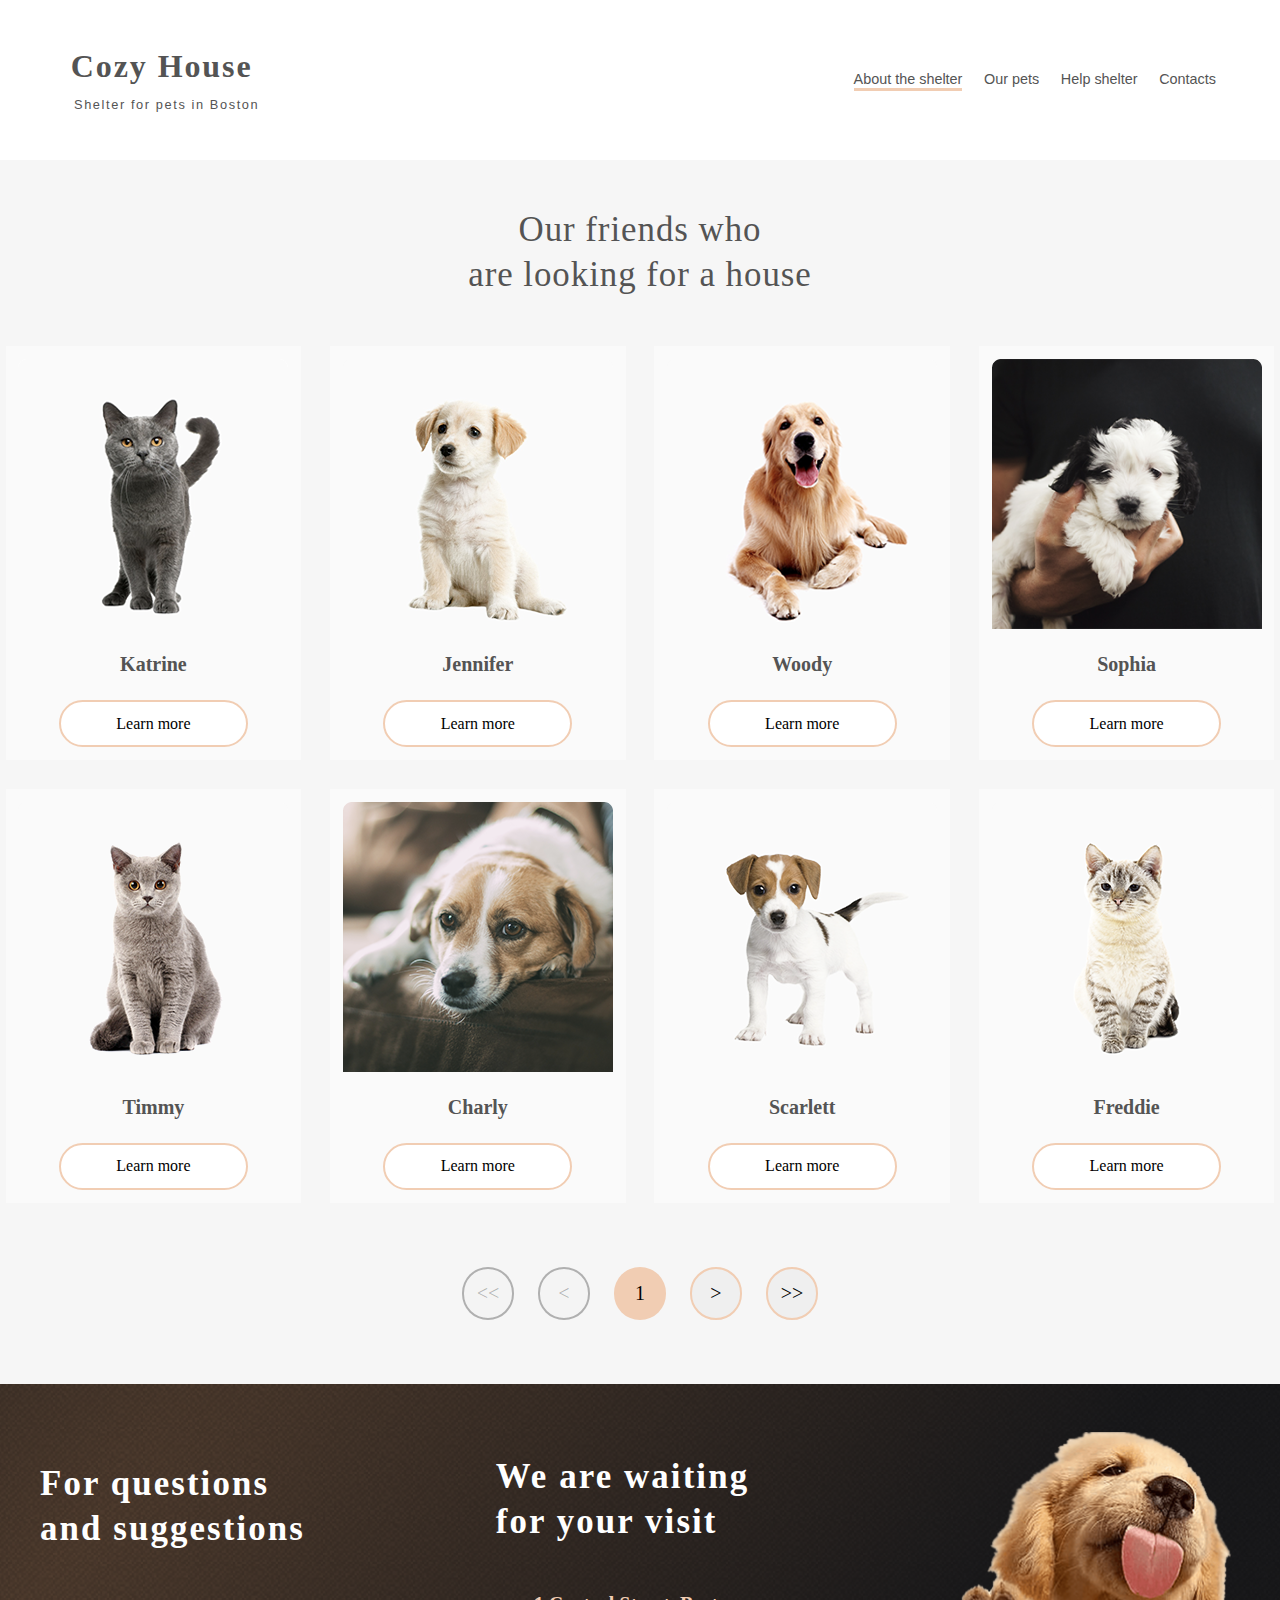
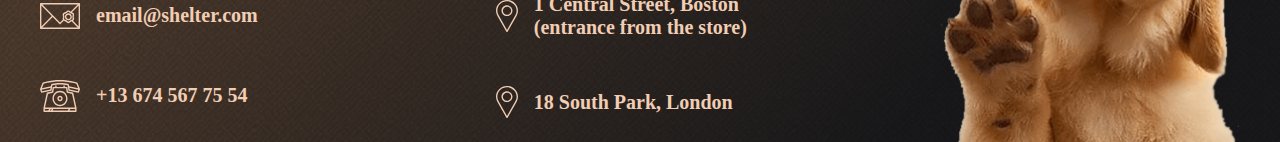
<file: pages/pets/index.html>
<!DOCTYPE html>
<html lang="en">
  <head>
    <meta charset="UTF-8">
    <meta http-equiv="X-UA-Compatible" content="IE=edge">
    <meta name="viewport" content="width=device-width, initial-scale=1.0">
    <title>Pets</title>
    <link rel="stylesheet" href="./style.css">
    <link rel="stylesheet" href="https://cdnjs.cloudflare.com/ajax/libs/font-awesome/6.1.1/css/all.min.css">
  </head>
  <body>
    <header>
      <nav>
        <div class="logo">
          <a href="../main/index.html"> 
            <h2 class="logo-upper-text">Cozy House</h2>
            <p class="logo-lower-text">Shelter for pets in Boston</p>
          </a>
        </div>
        <div class="open-btn">
          <i class="fa-solid fa-bars fa-2x"></i>
        </div>
        <ul class="nav-links">
          <li><i class="fa-solid fa-bars fa-2x close-btn"></i></li>
          <li><a href="../main/index.html">About the shelter</a></li>
          <li><a href="../pets/index.html">Our pets</a></li>
          <li><a href="#help">Help shelter</a></li>
          <li><a href="#contacts">Contacts</a></li>
        </ul>
      </nav>
    </header>
    <section class="pets">
      <div class="container">
        <h3>Our friends who <br> are looking for a house</h3>
        <div class="pets-cards">
          <div class="card">
            <img src="../../assets/images/pets-katrine.png" alt="">
            <h4>Katrine</h4>
            <button data-btn-id="one" type="button" class="card-btn">Learn more</button>
          </div>
          <div class="card">
              <img src="../../assets/images/pets-jennifer.png" alt="">
              <h4>Jennifer</h4>
              <button data-btn-id="two" type="button" class="card-btn">Learn more</button>
          </div>
          <div class="card">
              <img src="../../assets/images/pets-woody.png" alt="">
              <h4>Woody</h4>
              <button data-btn-id="three" type="button" class="card-btn">Learn more</button>
          </div>
          <div class="card">
              <img src="../../assets/images/pets-sophia.png" alt="">
              <h4>Sophia</h4>
              <button data-btn-id="four" type="button" class="card-btn">Learn more</button>
          </div>
          <div class="card">
              <img src="../../assets/images/pets-timmy.png" alt="">
              <h4>Timmy</h4>
              <button data-btn-id="five" type="button" class="card-btn">Learn more</button>
          </div>
          <div class="card">
              <img src="../../assets/images/pets-charly.png" alt="">
              <h4>Charly</h4>
              <button data-btn-id="six" type="button" class="card-btn">Learn more</button>
          </div>
          <div class="card display">
            <img src="../../assets/images/pets-scarlet.png" alt="">
            <h4>Scarlett</h4>
            <button data-btn-id="seven" type="button" class="card-btn">Learn more</button>
          </div>
          <div class="card display">
            <img src="../../assets/images/pets-Freddie.png" alt="">
            <h4>Freddie</h4>
            <button data-btn-id="eight" type="button" class="card-btn">Learn more</button>
          </div>
        </div>
        <div class="btn-container">
          <button class="left pets-btn" type="button" disabled>
            <h4><<</h4>
          </button>
          <button class="left" type="button" disabled>
            <h4><</h4>
          </button>
          <button class="num" type="button">
            <h4>1</h4>
          </button>
          <button class="right" type="button">
            <h4>></h4>
          </button>
          <button class="right" type="button">
            <h4>>></h4>
          </button>
        </div>
      </div>
    </section>
    <footer id="contacts">
      <div class="footer-container">
        <div class="footer-text">
          <div class="text-1">
            <h3>For questions <br> and suggestions</h3>
            <div class="email">
              <img src="../../assets/icons/icon-email.svg" alt="email icon">
              <a href="mailto:swiftblade92@gmail.com"><h4>email@shelter.com</h4></a>
            </div>
            <div class="telephone">
              <img src="../../assets/icons/icon-phone.svg" alt="phone icon">
              <a href="tel: +13 674 567 75 54"><h4>+13 674 567 75 54</h4></a>
            </div>
          </div>
          <div class="text-2">
            <h3>We are waiting <br> for your visit</h3>
            <div class="location-1">
              <img src="../../assets/icons/icon-marker.svg" alt="location">
              <a href="https://goo.gl/maps/Y55665SMLNDg9LGg7" target="_blank"><h4>1 Central Street, Boston <br> (entrance from the store)</h4></a>
            </div>
            <div class="location-2">
              <img src="../../assets/icons/icon-marker.svg" alt="location">
              <a href="https://goo.gl/maps/CwXmFQoDYfRorFVB8" target="_blank"><h4>18 South Park, London </h4></a>
            </div>
          </div>
          <div class="puppy-img">
            <img src="../../assets/images/footer-puppy.png" alt="puppy">
          </div>
        </div>
      </div>
    </footer>

    <script src="./modal.js"></script>
    <script src="../main/index.js"></script>
  </body>
</html>
</file>
<file: pages/pets/style.css>
* {
  box-sizing: border-box;
  margin: 0;
  padding: 0;
}

a {
  text-decoration: none;
  color: unset;
}

button {
  cursor: pointer;
}

.logo-upper-text {
  font-family: Georgia, serif;
  font-size: 2rem;
  letter-spacing: 0.06em;
  line-height: 35.2px;
  padding-bottom: 0.8rem;
}

.logo-lower-text {
  font-family: Arial, serif;
  letter-spacing: 15px;
  font-size: 0.8rem;
  letter-spacing: 0.1rem;
  padding-left: 10px;
}

nav {
  width: 90%;
  margin: auto;
  display: flex;
  align-items: center;
  height: 10vh;
  padding: 5rem 0rem;
  text-align: center;
  justify-content: space-between;
}

.nav-links {
  display: flex;
  justify-content: space-between;
  flex: 1 1 20rem;
}

.nav-links li:nth-child(2) {
  border-bottom: 3px solid #F1CDB3;
}

.logo {
  display: flex;
  flex-direction: column;
  justify-content: center;
  align-items: flex-start;
  flex: 2 1 40rem;
  color: #545454;
}

.open-btn {
  color: #292929;
  border: none;
  cursor: pointer;
  display: none;
  padding: 20px;
}

 li .close-btn {
  position: absolute;
  right: 6%;
  color: #292929;
  top: 45px;
  padding: 20px;
  display: none;
  transform: rotate(90deg);
}

.nav-links li {
  list-style: none;
}

.nav-links li a {
  font-family: Arial, serif;
  color: #545454;
  font-size: 0.9rem;
  font-weight: 400;
}

/*----=== Start of Pets section  */

.pets {
  background: #F6F6F6;
  text-align: center;
}

.container {
  width: 1200px;
  margin: 0 auto;
}

.pets-cards {
  display: grid;
  grid-template-columns: repeat(4, 1fr);
  gap: 1.8rem;
  align-items: center;
  justify-content: center;
}

.card {
  background-color: #fafafa;
  display: flex;
  flex-direction: column;
  justify-content: center;
  align-items: center;
  gap: 1.5rem;
  padding: .8rem;
}

.card:hover {
  background-color: #f1e7e7;
  cursor: pointer;
}

.card:hover button {
  background-color: #F1CDB3;
  cursor: pointer;
}

.card h4 {
  color: #545454;
  font-size: 1.25rem;
}

.container h3 {
  font-size: 2.18rem;
  line-height: 2.81rem;
  letter-spacing: 0.06rem;
  font-family: 'Georgia';
  font-weight: 400;
  padding: 3rem 0;
  color: #545454;
}

.card-btn {
  width: 70%;
  margin: 0 auto;
  border: 2px #F1CDB3 solid;
  border-radius: 100px;
  background-color: #fff;
  padding: 0.8rem;
  cursor: pointer;
  font-family: Georgia, serif;
  font-size: 1rem;
}

.btn-container {
  display: flex;
  gap: 1.5rem;
  justify-content: center;
  padding: 4rem 0;
}

.left, .right {
  border: 2px solid ;
  box-sizing: border-box;
  border-radius: 6.25rem;
  width: 3.25rem;
}

.right {
  border-color: #F1CDB3;
}

.num {
  background: #F1CDB3;
  width: 3.25rem;
  border-radius: 6.25rem;
  border: none;
}

.btn-container button h4 {
  font-size: 1.25rem;
  font-family: Georgia, 'Times New Roman', Times, serif;
  font-weight: 400;
  line-height: 1.43rem;
  padding: .8rem;
}


/*----=== End of Pets section  */

/* ---- === Start of Footer section === --- */
footer {
  background-image: url(../../assets/images/footer-gradient-background.png);
  background-position: bottom;
  background-repeat: no-repeat;
  background-size: cover;
  padding-top: 3rem;
}

.footer-container {
  width: 1200px;
  margin: 0 auto;
}

.footer-text {
  display: flex;
  align-items: center;
  justify-content: space-between;
}

.puppy-img {
 display: flex;
 justify-content: center;
 align-items: flex-end;
}

.footer-text h3 {
  color: #FFFFFF;
  font-size: 2.18rem;
  font-family: Georgia, 'Times New Roman', Times, serif;
  letter-spacing: 0.06em;
  line-height: 2.81rem;
}

.text-1, .text-2 {
  display: flex;
  flex-direction: column;
  gap: 3rem;
}

.email, .telephone, .location-1, .location-2 {
  display: flex;
  align-items: center;
  gap: 1rem;
  font-size: 1.25rem;
  line-height: 1.43rem;
  font-family: Georgia, 'Times New Roman', Times, serif;
  
}

.popup {
  display: none;
  background-color: #fff;
  border-radius: 20px;
  position: fixed;
  left: 25%;
  right: 25%;
  top: 25%;
  width: 850px;
  height: 450px;
  padding: 30px;
  box-shadow: 5px 5px 5px rgb(56 54 54);
  z-index: 1000;
}

.overlay {
  display: none;
  position: fixed;
  bottom: 0;
  top: 0;
  right: 0;
  left: 0;
  width: 100%;
  height: 100%;
  z-index: 100;
  background-color: rgba(146, 166, 181, 0.8);
}

.show-img {
  width: 100%;
}

.show-img img {
  width: 100%;
}

.show-container {
  display: flex;
  align-items: center;
  justify-content: center;
  gap: 4rem;
}

.show-content {
  width: 100%;
  display: flex;
  flex-direction: column;
  align-items: flex-start;
  justify-content: center;
  gap: 2rem;
  
}

.show-content ul li {
  list-style: none;
}

.close {
  border: solid 2px #f1cdb3;
  width: 35px;
  height: 35px;
  border-radius: 50%;
  position: absolute;
  top: -7%;
  right: -6%;
  display: flex;
  justify-content: center;
  align-items: center;
  text-align: center;
}

.close i {
  color: #292929;
  width: 15px;
  height: 15px;
  cursor: pointer;
}


.email a, .telephone a, .location-1 a, .location-2 a {
  color: #F1CDB3;
}
/* ---- === End of Footer section === --- */

@media all and (max-width: 1024px) {

  .container  {
   width: unset;
  }
  .pets-cards {

    grid-template-columns: repeat(2, 1fr);
    justify-items: center;
    align-items: center;
  }


  .nav-links {
    flex: 1 1 40rem
  }

  .nav-links li a {
    font-size: 1.1rem;
  }

  .footer-container {
    width: 100%;
    margin: 0 auto;
    overflow-x: hidden;
  }

  .footer-text {
    width: 90%;
    margin: 0 auto;
    display: grid;
    grid-template-columns: repeat(2,1fr);
    align-items: start;
    justify-items: center;
    row-gap: 3rem;
  }

  .puppy-img {
    grid-column: 1/3;
  }

}

@media all and (max-width: 768px) {

  .container {
    width: unset;
  }

  .nav-links {
    flex: 1 1 40rem
  }

  .nav-links li a {
    font-size: 0.9rem;
  }

  .pets-cards {
    margin: 0 auto;
    width: 80%;
    grid-template-columns: repeat(2, 1fr);
  }

  .display {
    display: none;
  }

  .footer-container {
    width: 100%;
    margin: 0 auto;
    overflow-x: hidden;
  }

  .footer-text {
    width: 90%;
    margin: 0 auto;
    display: grid;
    grid-template-columns: repeat(2,1fr);
    align-items: start;
    justify-items: center;
    row-gap: 3rem;
  }

  .puppy-img {
    grid-column: 1/3;
  }

  .text-1 h3,
  .text-2 h3 {
    font-size: 1.5rem;
  }

  
  .popup {
    width: 600px;
    left: 12%;
  }
  
}

@media all and (max-width: 600px) {

  .open-btn {
   display: block;
  }
 
  li .close-btn {
    display: block;
  }
   
   .nav-links {
     background-color: #F6F6F6;
     transition: all 0.3s ease;
     position: fixed;
     left: 0;
     top: 0;
     height: 110vh;
     width: 100%;
     display: flex;
     align-items: center;
     list-style: none;
     flex-direction: column;
     justify-content: center;
     transform: translateX(100%);
     transition: transform 0.5s ease-in;
     font-weight: bold;
     gap: 4rem;
     overflow: hidden;
   }
 
   .nav-active {
     transform: translateX(0%);
   }
 
    .nav-links li a {
     font-size: 2rem;
   }
 
   .logo {
     z-index: 100;
   }
 
 }

 @media all and (max-width: 425px) {
   .container {
     width: 100%;
   }
   .pets-cards {
    grid-template-columns: repeat(1, 1fr);
  }
 }
 
 @media all and (max-width: 320px) {

  .container h3 {
    font-size: 1.56rem;
  }
  .pets-cards {
    grid-template-columns: repeat(1, 1fr);
  }

  .btn-container {
    margin: 0 auto;
    width: 80%;
  }

  .footer-container {
    width: 100%;
    margin: 0 auto;
    overflow-x: hidden;
  }

  .footer-text {
    display: flex;
    flex-direction: column;
    width: 100%;
    align-items: center;
    justify-content: center;
    text-align: center;
  }

  .puppy-img {
    grid-column: 1/3;
  }
 }
</file>
